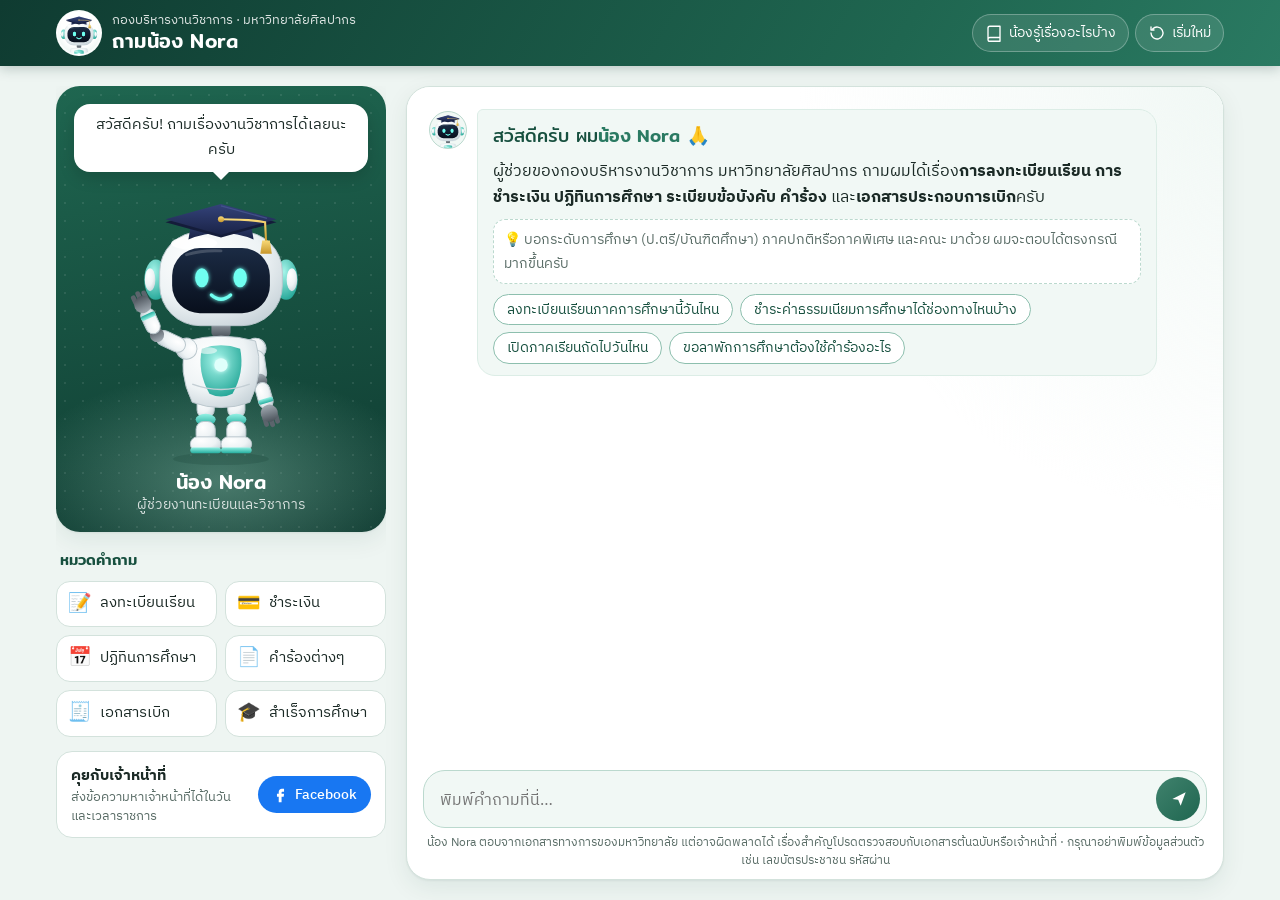
<file: index.html>
<!doctype html>
<html lang="th">
<head>
  <meta charset="utf-8">
  <meta name="viewport" content="width=device-width, initial-scale=1, viewport-fit=cover">
  <title>ถามน้อง Nora · กองบริหารงานวิชาการ มหาวิทยาลัยศิลปากร</title>
  <meta name="description" content="ผู้ช่วยตอบคำถามเรื่องการลงทะเบียนเรียน การชำระเงิน ปฏิทินการศึกษา ระเบียบ และคำร้องต่างๆ">
  <meta name="theme-color" content="#17503F">
  <link rel="icon" href="favicon.svg" type="image/svg+xml">
  <link rel="preconnect" href="https://fonts.googleapis.com">
  <link rel="preconnect" href="https://fonts.gstatic.com" crossorigin>
  <link href="https://fonts.googleapis.com/css2?family=IBM+Plex+Sans+Thai:wght@400;500;600&family=Mitr:wght@400;500&display=swap" rel="stylesheet">
  <link rel="stylesheet" href="styles.css?v=3">
</head>
<body class="chat-page">
  <header class="topbar">
    <div class="topbar-inner">
      <div class="brand">
        <div class="brand-mark" id="headerMascot" aria-hidden="true"></div>
        <div class="brand-text">
          <span class="brand-org">กองบริหารงานวิชาการ · มหาวิทยาลัยศิลปากร</span>
          <strong class="brand-title">ถามน้อง Nora</strong>
        </div>
      </div>
      <nav class="topbar-actions">
        <button class="ghost-btn" id="btnKnows" type="button">
          <svg viewBox="0 0 24 24" aria-hidden="true"><path d="M4 5.5A2.5 2.5 0 0 1 6.5 3H20v15H6.5A2.5 2.5 0 0 0 4 20.5zM4 20.5A2.5 2.5 0 0 0 6.5 23H20v-5" fill="none" stroke="currentColor" stroke-width="1.8" stroke-linejoin="round"/></svg>
          <span>น้องรู้เรื่องอะไรบ้าง</span>
        </button>
        <button class="ghost-btn" id="btnReset" type="button" title="เริ่มคุยใหม่">
          <svg viewBox="0 0 24 24" aria-hidden="true"><path d="M4 12a8 8 0 1 0 2.4-5.7M4 4v4h4" fill="none" stroke="currentColor" stroke-width="1.8" stroke-linecap="round" stroke-linejoin="round"/></svg>
          <span>เริ่มใหม่</span>
        </button>
      </nav>
    </div>
  </header>

  <div class="demo-banner" id="demoBanner" hidden>โหมดตัวอย่าง — ยังไม่ได้เชื่อมต่อระบบจริง คำตอบเป็นข้อความสาธิต</div>

  <main class="layout">
    <aside class="stage" aria-label="น้อง Nora">
      <div class="stage-card">
        <div class="stage-glow"></div>
        <div class="speech" id="speech" aria-live="polite">สวัสดีครับ! ถามเรื่องงานวิชาการได้เลยนะครับ</div>
        <div class="stage-mascot" id="stageMascot"></div>
        <div class="stage-name">
          <strong>น้อง Nora</strong>
          <span>ผู้ช่วยงานทะเบียนและวิชาการ</span>
        </div>
      </div>

      <div class="topics">
        <h2 class="side-title">หมวดคำถาม</h2>
        <div class="topic-grid" id="topicGrid"></div>
      </div>

      <div class="contact-card side-contact">
        <div>
          <strong>คุยกับเจ้าหน้าที่</strong>
          <span id="contactNoteSide"></span>
        </div>
        <a class="fb-btn" id="fbSide" target="_blank" rel="noopener">
          <svg viewBox="0 0 24 24" aria-hidden="true"><path d="M14 8h3V4h-3c-2.8 0-4.5 1.8-4.5 4.6V11H7v4h2.5v8h4v-8h3l.5-4h-3.5V9c0-.6.4-1 1-1z" fill="currentColor"/></svg>
          Facebook
        </a>
      </div>
    </aside>

    <section class="chat" aria-label="ห้องแชต">
      <div class="messages" id="messages" aria-live="polite"></div>
      <form class="composer" id="composer" autocomplete="off">
        <textarea id="input" rows="1" maxlength="1500" placeholder="พิมพ์คำถามที่นี่…" aria-label="พิมพ์คำถาม"></textarea>
        <button class="send-btn" id="sendBtn" type="submit" aria-label="ส่งคำถาม">
          <svg viewBox="0 0 24 24" aria-hidden="true"><path d="M4 12 20 4l-6 16-3-7z" fill="currentColor"/></svg>
        </button>
      </form>
      <p class="disclaimer">น้อง Nora ตอบจากเอกสารทางการของมหาวิทยาลัย แต่อาจผิดพลาดได้ เรื่องสำคัญโปรดตรวจสอบกับเอกสารต้นฉบับหรือเจ้าหน้าที่ · กรุณาอย่าพิมพ์ข้อมูลส่วนตัว เช่น เลขบัตรประชาชน รหัสผ่าน</p>
    </section>
  </main>

  <div class="drawer" id="knowsDrawer" hidden>
    <div class="drawer-backdrop" data-close></div>
    <div class="drawer-panel" role="dialog" aria-modal="true" aria-labelledby="knowsTitle">
      <div class="drawer-head">
        <h2 id="knowsTitle">เอกสารที่น้อง Nora อ่านแล้ว</h2>
        <button class="icon-btn" data-close aria-label="ปิด">✕</button>
      </div>
      <div class="drawer-body" id="knowsBody"></div>
    </div>
  </div>

  <script src="config.js?v=2"></script>
  <script src="common.js?v=1"></script>
  <script src="mascot.js?v=3"></script>
  <script src="app.js?v=1"></script>
</body>
</html>
</file>
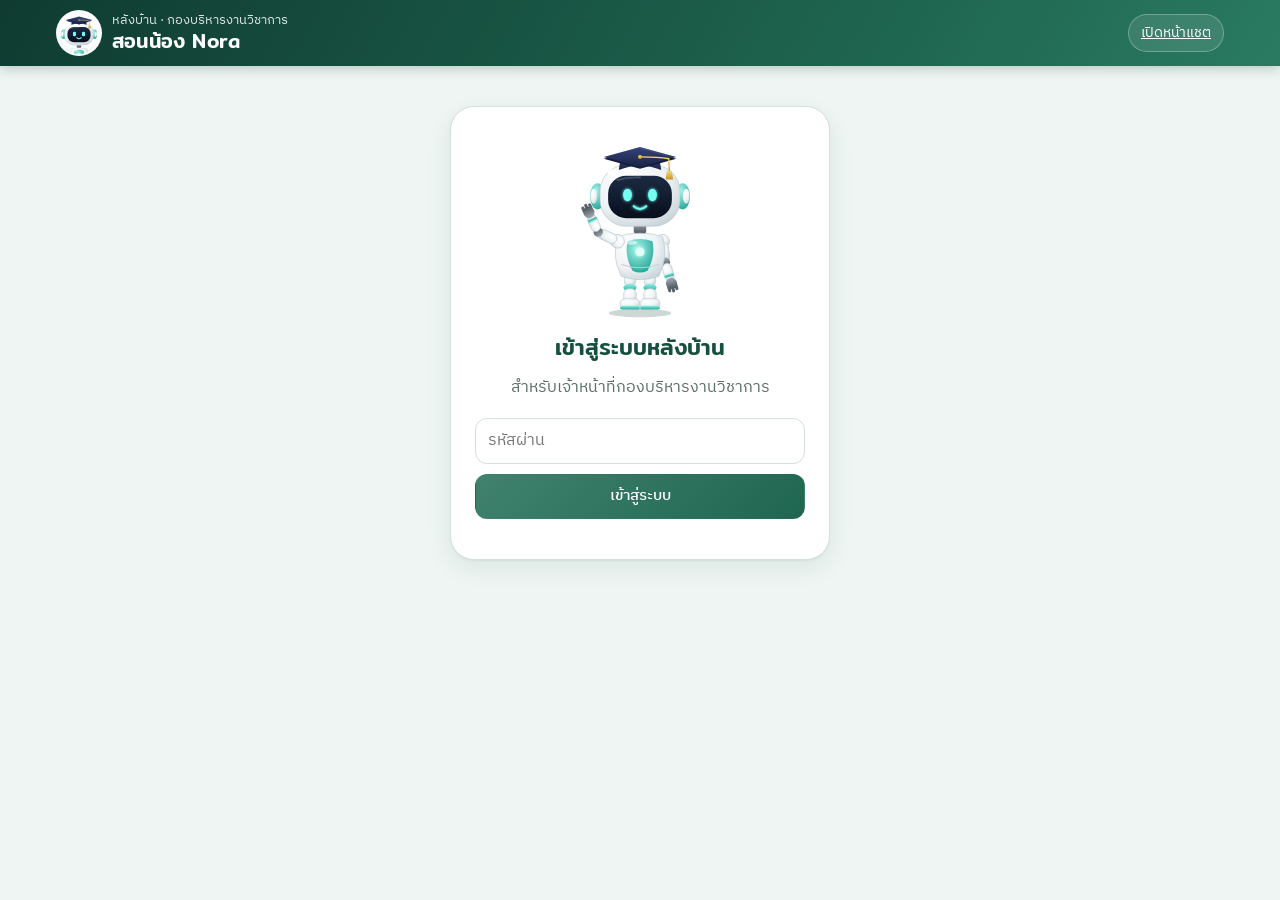
<file: admin.html>
<!doctype html>
<html lang="th">
<head>
  <meta charset="utf-8">
  <meta name="viewport" content="width=device-width, initial-scale=1">
  <title>หลังบ้านน้อง Nora · กองบริหารงานวิชาการ</title>
  <meta name="robots" content="noindex">
  <meta name="theme-color" content="#17503F">
  <link rel="icon" href="favicon.svg" type="image/svg+xml">
  <link rel="preconnect" href="https://fonts.googleapis.com">
  <link rel="preconnect" href="https://fonts.gstatic.com" crossorigin>
  <link href="https://fonts.googleapis.com/css2?family=IBM+Plex+Sans+Thai:wght@400;500;600&family=Mitr:wght@400;500&display=swap" rel="stylesheet">
  <link rel="stylesheet" href="styles.css?v=3">
  <link rel="stylesheet" href="admin.css?v=2">
</head>
<body class="admin-page">
  <header class="topbar">
    <div class="topbar-inner">
      <div class="brand">
        <div class="brand-mark" id="headerMascot" aria-hidden="true"></div>
        <div class="brand-text">
          <span class="brand-org">หลังบ้าน · กองบริหารงานวิชาการ</span>
          <strong class="brand-title">สอนน้อง Nora</strong>
        </div>
      </div>
      <nav class="topbar-actions">
        <a class="ghost-btn" href="index.html" target="_blank" rel="noopener"><span>เปิดหน้าแชต</span></a>
        <button class="ghost-btn" id="btnLogout" type="button" hidden><span>ออกจากระบบ</span></button>
      </nav>
    </div>
  </header>

  <!-- login -->
  <main class="login" id="loginView" hidden>
    <form class="login-card" id="loginForm">
      <div class="login-mascot" id="loginMascot"></div>
      <h1>เข้าสู่ระบบหลังบ้าน</h1>
      <p class="muted">สำหรับเจ้าหน้าที่กองบริหารงานวิชาการ</p>
      <input type="password" id="password" placeholder="รหัสผ่าน" autocomplete="current-password" required>
      <button class="btn btn-primary" type="submit">เข้าสู่ระบบ</button>
      <p class="form-error" id="loginError" role="alert"></p>
    </form>
  </main>

  <!-- app -->
  <main class="admin" id="appView" hidden>
    <nav class="tabs" role="tablist">
      <button class="tab active" data-tab="docs" role="tab">📚 เอกสารความรู้</button>
      <button class="tab" data-tab="logs" role="tab">💬 คำถามจากผู้ใช้</button>
      <button class="tab" data-tab="stats" role="tab">📊 สถิติและค่าใช้จ่าย</button>
    </nav>

    <!-- docs -->
    <section class="panel" id="tab-docs">
      <div class="kb-summary" id="kbSummary"></div>

      <div class="card upload-card">
        <div class="card-head">
          <h2>เพิ่มเอกสารให้น้องอ่าน</h2>
          <button class="btn btn-ghost" id="btnAddText" type="button">✍️ พิมพ์ข้อมูลเอง</button>
        </div>
        <label class="dropzone" id="dropzone">
          <input type="file" id="fileInput" multiple accept=".pdf,.doc,.docx,.xls,.xlsx,.ppt,.pptx,.txt,.md,.csv,.png,.jpg,.jpeg,.webp">
          <div class="dz-icon">📥</div>
          <strong>ลากไฟล์มาวาง หรือคลิกเพื่อเลือกไฟล์</strong>
          <span>PDF, Word, Excel, PowerPoint, รูปภาพ, ข้อความ · ไม่เกิน 25 MB ต่อไฟล์</span>
        </label>
        <div class="queue" id="queue"></div>
      </div>

      <div class="card">
        <div class="card-head">
          <h2>เอกสารทั้งหมด</h2>
          <input type="search" id="docSearch" class="search" placeholder="ค้นหาเอกสาร…">
        </div>
        <div class="doc-list" id="docList"><p class="muted">กำลังโหลด…</p></div>
      </div>
    </section>

    <!-- logs -->
    <section class="panel" id="tab-logs" hidden>
      <div class="card">
        <div class="card-head">
          <h2>คำถามล่าสุด</h2>
          <div class="seg" id="logFilter">
            <button data-f="all" class="active">ทั้งหมด</button>
            <button data-f="unknown">ตอบไม่ได้/ได้บางส่วน</button>
            <button data-f="bad">ได้ 👎</button>
          </div>
        </div>
        <p class="muted small">คำถามที่น้องตอบไม่ได้ คือสัญญาณว่าควรเพิ่มเอกสารเรื่องนั้น</p>
        <div class="log-list" id="logList"></div>
      </div>
    </section>

    <!-- stats -->
    <section class="panel" id="tab-stats" hidden>
      <div class="kpis" id="kpis"></div>
      <div class="card">
        <h2>จำนวนคำถาม 14 วันล่าสุด</h2>
        <div class="day-table" id="dayTable"></div>
      </div>
    </section>
  </main>

  <!-- modal -->
  <div class="modal" id="modal" hidden>
    <div class="modal-backdrop" data-close></div>
    <div class="modal-panel" role="dialog" aria-modal="true">
      <div class="modal-head">
        <h2 id="modalTitle"></h2>
        <button class="icon-btn" data-close aria-label="ปิด">✕</button>
      </div>
      <div class="modal-body" id="modalBody"></div>
      <div class="modal-foot" id="modalFoot"></div>
    </div>
  </div>

  <div class="toast" id="toast" role="status" hidden></div>

  <script src="config.js?v=2"></script>
  <script src="common.js?v=1"></script>
  <script src="mascot.js?v=3"></script>
  <script src="admin.js?v=1"></script>
</body>
</html>
</file>
<file: styles.css>
:root {
  color-scheme: light;
  --vd-950: #0B2E26;
  --vd-900: #0F3B31;
  --vd-800: #17503F;
  --vd-700: #1F6650;
  --vd-600: #2A7A62;
  --vd-500: #40826D;
  --vd-400: #5E9C87;
  --vd-300: #8DBFAE;
  --vd-200: #BBD9CE;
  --vd-100: #DCEDE6;
  --vd-50: #F1F8F5;
  --gold: #C9A227;
  --gold-soft: #F6E9BE;
  --ink: #1B2A26;
  --muted: #5A6D67;
  --line: #D3E2DC;
  --bg: #EEF5F2;
  --card: #FFFFFF;
  --danger: #B4443A;
  --warn-bg: #FFF6E0;
  --fb: #1877F2;
  --radius: 18px;
  --shadow: 0 1px 2px rgba(15, 59, 49, .06), 0 8px 24px rgba(15, 59, 49, .08);
  --font: 'IBM Plex Sans Thai', 'Sarabun', system-ui, sans-serif;
  --font-head: 'Mitr', 'IBM Plex Sans Thai', sans-serif;
}

* { box-sizing: border-box; }
html, body { margin: 0; }
body {
  font-family: var(--font);
  color: var(--ink);
  background: var(--bg);
  font-size: 16px;
  line-height: 1.65;
  -webkit-font-smoothing: antialiased;
}
button, input, textarea, select { font: inherit; color: inherit; }
button { cursor: pointer; }
a { color: var(--vd-700); }
[hidden] { display: none !important; }
.muted { color: var(--muted); }

/* ───────── top bar ───────── */
.topbar {
  background: linear-gradient(120deg, var(--vd-900), var(--vd-700) 70%, var(--vd-600));
  color: #fff;
  position: sticky; top: 0; z-index: 20;
  box-shadow: 0 2px 12px rgba(11, 46, 38, .25);
}
.topbar-inner {
  max-width: 1200px; margin: 0 auto;
  display: flex; align-items: center; justify-content: space-between; gap: 12px;
  padding: 10px 16px; height: 66px;
}
.brand { display: flex; align-items: center; gap: 10px; min-width: 0; }
.brand-mark {
  width: 46px; height: 46px; flex: none; border-radius: 50%;
  background: radial-gradient(circle at 50% 40%, #fff 0 55%, var(--vd-100));
  border: 2px solid rgba(255,255,255,.7);
  overflow: hidden; padding: 2px;
}
.brand-text { display: flex; flex-direction: column; min-width: 0; line-height: 1.25; }
.brand-org { font-size: 12.5px; opacity: .85; white-space: nowrap; overflow: hidden; text-overflow: ellipsis; }
.brand-title { font-family: var(--font-head); font-weight: 500; font-size: 20px; letter-spacing: .2px; }
.topbar-actions { display: flex; gap: 6px; flex: none; }
.ghost-btn {
  display: inline-flex; align-items: center; gap: 6px;
  background: rgba(255,255,255,.1); border: 1px solid rgba(255,255,255,.28);
  color: #fff; border-radius: 999px; padding: 6px 12px; font-size: 14px;
  transition: background .2s;
}
.ghost-btn:hover { background: rgba(255,255,255,.2); }
.ghost-btn svg { width: 18px; height: 18px; }

.demo-banner {
  background: var(--gold-soft); color: #6B5310; text-align: center;
  font-size: 13.5px; padding: 6px 16px; border-bottom: 1px solid #EAD58E;
}

/* ───────── layout ───────── */
.layout {
  max-width: 1200px; margin: 0 auto;
  display: grid; grid-template-columns: 330px 1fr; gap: 20px;
  padding: 20px 16px;
  flex: 1; min-height: 0; width: 100%;
}
body.chat-page { height: 100dvh; display: flex; flex-direction: column; overflow: hidden; }
.chat-page .topbar, .chat-page .demo-banner { flex: none; }

/* ───────── stage (mascot side) ───────── */
.stage { display: flex; flex-direction: column; gap: 14px; min-height: 0; overflow-y: auto; scrollbar-width: thin; }
.stage-card {
  position: relative; overflow: hidden;
  background: linear-gradient(170deg, var(--vd-700), var(--vd-900));
  border-radius: 24px; padding: 18px 18px 16px; color: #fff;
  box-shadow: var(--shadow);
  display: flex; flex-direction: column; align-items: center;
}
.stage-glow {
  position: absolute; inset: auto -40px -60px; height: 220px;
  background: radial-gradient(closest-side, rgba(141, 191, 174, .45), transparent);
  pointer-events: none;
}
.stage-card::before {
  content: ''; position: absolute; inset: 0;
  background-image: radial-gradient(rgba(255,255,255,.09) 1.2px, transparent 1.3px);
  background-size: 18px 18px; pointer-events: none;
}
.speech {
  position: relative; z-index: 1;
  background: #fff; color: var(--ink);
  border-radius: 16px; padding: 9px 14px; font-size: 15px; text-align: center;
  max-width: 100%; min-height: 44px; display: flex; align-items: center; justify-content: center;
  box-shadow: 0 6px 16px rgba(0,0,0,.15);
}
.speech::after {
  content: ''; position: absolute; left: 50%; bottom: -8px; transform: translateX(-50%);
  border: 9px solid transparent; border-top-color: #fff; border-bottom: 0;
}
.speech.pop { animation: pop .35s cubic-bezier(.3,1.6,.5,1); }
@keyframes pop { from { transform: scale(.88); opacity: .4; } to { transform: scale(1); opacity: 1; } }
.stage-mascot { width: 230px; max-width: 80%; aspect-ratio: 240 / 300; margin-top: 8px; position: relative; z-index: 1; cursor: pointer; }
.stage-name { position: relative; z-index: 1; text-align: center; line-height: 1.3; margin-top: 2px; }
.stage-name strong { font-family: var(--font-head); font-weight: 500; font-size: 20px; display: block; }
.stage-name span { font-size: 13.5px; opacity: .8; }

.side-title { font-family: var(--font-head); font-weight: 500; font-size: 15px; color: var(--vd-800); margin: 2px 4px 8px; }
.topic-grid { display: grid; grid-template-columns: 1fr 1fr; gap: 8px; }
.topic {
  display: flex; align-items: center; gap: 8px; text-align: left;
  background: var(--card); border: 1px solid var(--line); border-radius: 14px;
  padding: 10px 11px; font-size: 14.5px; line-height: 1.3;
  transition: border-color .2s, transform .15s, box-shadow .2s;
}
.topic:hover { border-color: var(--vd-400); box-shadow: 0 4px 12px rgba(15,59,49,.08); transform: translateY(-1px); }
.topic-ic { font-size: 19px; }

.contact-card {
  display: flex; align-items: center; justify-content: space-between; gap: 10px;
  background: var(--card); border: 1px solid var(--line); border-radius: 16px; padding: 12px 14px;
}
.contact-card strong { display: block; font-size: 15px; }
.contact-card span { font-size: 13px; color: var(--muted); line-height: 1.4; display: block; }
.fb-btn {
  display: inline-flex; align-items: center; gap: 6px; flex: none;
  background: var(--fb); color: #fff; text-decoration: none;
  border-radius: 999px; padding: 7px 14px; font-size: 14px; font-weight: 500;
  transition: filter .2s;
}
.fb-btn:hover { filter: brightness(1.08); }
.fb-btn svg { width: 17px; height: 17px; }

/* ───────── chat ───────── */
.chat {
  background: var(--card); border-radius: 24px; box-shadow: var(--shadow);
  display: flex; flex-direction: column; min-height: 0; overflow: hidden;
  border: 1px solid var(--line);
}
.messages {
  flex: 1; overflow-y: auto; padding: 22px 22px 8px;
  display: flex; flex-direction: column; gap: 14px;
  scroll-behavior: smooth;
  background:
    radial-gradient(circle at 100% 0, var(--vd-50), transparent 40%),
    var(--card);
}
.msg { display: flex; gap: 10px; max-width: 100%; animation: rise .3s ease-out; }
@keyframes rise { from { opacity: 0; transform: translateY(8px); } to { opacity: 1; transform: none; } }
.msg.user { justify-content: flex-end; }
.msg .avatar {
  width: 38px; height: 38px; flex: none; border-radius: 50%;
  background: var(--vd-50); border: 1.5px solid var(--vd-200); padding: 1px; overflow: hidden;
  margin-top: 2px;
}
.bubble {
  border-radius: 18px; padding: 11px 15px; max-width: min(680px, 100%);
  overflow-wrap: anywhere; min-width: 0;
}
.msg.user .bubble {
  background: linear-gradient(135deg, var(--vd-600), var(--vd-700));
  color: #fff; border-bottom-right-radius: 6px; max-width: min(560px, 85%);
}
.msg.bot .bubble {
  background: var(--vd-50); border: 1px solid var(--vd-100);
  border-top-left-radius: 6px;
}
.bubble.status-unknown, .bubble.status-error { background: #FFF9EE; border-color: #F1E1B8; }
.bubble p { margin: 0 0 8px; }
.bubble p:last-child { margin-bottom: 0; }
.welcome-title { font-family: var(--font-head); font-size: 18px; color: var(--vd-800); }
.welcome-title strong { color: var(--vd-600); font-weight: 500; }
.hint { font-size: 14px; color: var(--muted); background: #fff; border-radius: 12px; padding: 8px 10px; border: 1px dashed var(--vd-200); }

.md h4 { font-family: var(--font-head); font-weight: 500; color: var(--vd-800); margin: 12px 0 6px; font-size: 16.5px; }
.md h4:first-child { margin-top: 0; }
.md ul, .md ol { margin: 4px 0 10px; padding-left: 22px; }
.md li { margin: 3px 0; }
.md li.nested { margin-left: 18px; list-style-type: circle; }
.md code { background: #fff; border: 1px solid var(--line); border-radius: 6px; padding: 0 5px; font-size: 14px; }
.md blockquote { margin: 6px 0 10px; padding: 6px 12px; border-left: 3px solid var(--vd-300); background: #fff; border-radius: 0 10px 10px 0; color: var(--muted); }
.md-table { overflow-x: auto; margin: 6px 0 10px; border-radius: 12px; border: 1px solid var(--vd-100); background: #fff; }
.md table { border-collapse: collapse; width: 100%; font-size: 14.5px; }
.md th, .md td { padding: 7px 10px; border-bottom: 1px solid var(--vd-100); text-align: left; vertical-align: top; }
.md th { background: var(--vd-100); color: var(--vd-900); font-weight: 600; white-space: nowrap; }
.md tr:last-child td { border-bottom: 0; }
.md strong { color: var(--vd-900); }

.sources { display: flex; flex-wrap: wrap; gap: 6px; align-items: center; margin-top: 10px; padding-top: 10px; border-top: 1px dashed var(--vd-200); }
.sources-label { font-size: 12.5px; color: var(--muted); }
.source { font-size: 13px; background: #fff; border: 1px solid var(--vd-200); border-radius: 999px; padding: 2px 10px; color: var(--vd-800); }

.chips { display: flex; flex-wrap: wrap; gap: 7px; margin-top: 10px; }
.chip {
  background: #fff; border: 1.5px solid var(--vd-300); color: var(--vd-800);
  border-radius: 999px; padding: 5px 13px; font-size: 14px; line-height: 1.4; text-align: left;
  transition: background .2s, border-color .2s, transform .15s;
}
.chip:hover { background: var(--vd-100); border-color: var(--vd-500); transform: translateY(-1px); }
.chip-retry { border-color: var(--gold); color: #7A5D0C; }

.contact-inline {
  display: flex; align-items: center; justify-content: space-between; gap: 10px; flex-wrap: wrap;
  margin-top: 12px; background: #fff; border: 1px solid #E9D9A8; border-radius: 14px; padding: 10px 12px;
}
.contact-text strong { display: block; font-size: 14.5px; }
.contact-text span { font-size: 13px; color: var(--muted); }

.feedback { display: flex; align-items: center; gap: 6px; margin-top: 10px; font-size: 13px; color: var(--muted); }
.feedback button { background: #fff; border: 1px solid var(--line); border-radius: 999px; padding: 1px 10px; font-size: 15px; transition: transform .15s, border-color .2s; }
.feedback button:hover { transform: scale(1.1); border-color: var(--vd-400); }

.typing .bubble { display: flex; align-items: center; gap: 10px; color: var(--muted); font-size: 14.5px; }
.typing-dots { display: flex; gap: 4px; }
.typing-dots i { width: 7px; height: 7px; border-radius: 50%; background: var(--vd-500); animation: dot 1.2s infinite ease-in-out; }
.typing-dots i:nth-child(2) { animation-delay: .15s; }
.typing-dots i:nth-child(3) { animation-delay: .3s; }
@keyframes dot { 0%, 60%, 100% { transform: translateY(0); opacity: .45; } 30% { transform: translateY(-5px); opacity: 1; } }

.composer {
  display: flex; align-items: flex-end; gap: 8px;
  margin: 8px 16px 6px; padding: 6px 6px 6px 16px;
  background: var(--vd-50); border: 1.5px solid var(--vd-200); border-radius: 22px;
  transition: border-color .2s, box-shadow .2s;
}
.composer:focus-within { border-color: var(--vd-500); box-shadow: 0 0 0 4px rgba(64, 130, 109, .15); background: #fff; }
.composer textarea {
  flex: 1; border: 0; outline: 0; background: transparent; resize: none;
  padding: 8px 0; max-height: 160px; line-height: 1.5; font-size: 16px;
}
.send-btn {
  width: 44px; height: 44px; flex: none; border: 0; border-radius: 50%;
  background: linear-gradient(135deg, var(--vd-500), var(--vd-700)); color: #fff;
  display: grid; place-items: center; transition: transform .15s, opacity .2s;
}
.send-btn:hover { transform: scale(1.06); }
.send-btn:disabled { opacity: .45; cursor: wait; transform: none; }
.send-btn svg { width: 20px; height: 20px; margin-left: 2px; }
.disclaimer { text-align: center; font-size: 12px; color: var(--muted); margin: 0 16px 10px; line-height: 1.45; }
@media (max-width: 900px) { .disclaimer { font-size: 11px; margin-bottom: max(6px, env(safe-area-inset-bottom)); } }

/* ───────── drawer ───────── */
.drawer { position: fixed; inset: 0; z-index: 50; }
.drawer-backdrop { position: absolute; inset: 0; background: rgba(11, 46, 38, .45); animation: fade .2s; }
@keyframes fade { from { opacity: 0; } }
.drawer-panel {
  position: absolute; right: 0; top: 0; bottom: 0; width: min(440px, 100%);
  background: var(--card); display: flex; flex-direction: column;
  animation: slide .25s ease-out; box-shadow: -10px 0 30px rgba(0,0,0,.15);
}
@keyframes slide { from { transform: translateX(30px); opacity: 0; } }
.drawer-head { display: flex; align-items: center; justify-content: space-between; padding: 16px 18px; border-bottom: 1px solid var(--line); }
.drawer-head h2 { margin: 0; font-family: var(--font-head); font-weight: 500; font-size: 18px; color: var(--vd-800); }
.icon-btn { background: var(--vd-50); border: 1px solid var(--line); border-radius: 50%; width: 34px; height: 34px; }
.drawer-body { overflow-y: auto; padding: 8px 18px 20px; }
.know-group h3 { font-size: 14px; color: var(--vd-600); margin: 14px 0 6px; font-weight: 600; }
.know-group ul { list-style: none; margin: 0; padding: 0; }
.know-group li { padding: 8px 10px; border-radius: 10px; background: var(--vd-50); margin-bottom: 6px; font-size: 14.5px; }
.know-group small { display: block; color: var(--muted); font-size: 12px; margin-left: 22px; }

/* ───────── mascot (SVG 3D robot) ───────── */
.mascot { display: block; }
.mascot .nr { width: 100%; height: 100%; display: block; overflow: visible; }
.mascot .nr * { transform-box: view-box; }
.mascot .nr-float { animation: nr-float 3.4s ease-in-out infinite; }
.mascot .nr-shadow { animation: nr-shadow 3.4s ease-in-out infinite; transform-origin: 120px 291px; }
.mascot .nr-head { transform-origin: 0 0; transition: transform .45s; animation: nr-head 5s ease-in-out infinite; }
.mascot .nr-arm, .mascot .nr-alf, .mascot .nr-arf { transform-origin: 0 0; transition: transform .45s cubic-bezier(.3,1.3,.5,1); }
.mascot .nr-tassel { transform-origin: 166px 44px; animation: nr-tassel 3.4s ease-in-out infinite; }
.mascot .nr-eyes { transform-origin: 120px 102px; animation: nr-blink 4.5s infinite; }
.mascot .nr-core { animation: nr-core 2.4s ease-in-out infinite; }
.mascot .nr-eyes-happy, .mascot .nr-eyes-sad, .mascot .nr-mouth-open, .mascot .nr-mouth-sad,
.mascot .nr-bulb, .mascot .nr-sweat, .mascot .nr-spark, .mascot .nr-tablet { opacity: 0; transition: opacity .25s; }
.mascot .nr-look { transition: transform .2s; }

/* idle: wave with left arm */
.mascot .nr-al { transform: rotate(115deg); }
.mascot .nr-alf { transform: rotate(40deg); }
.mascot.is-idle .nr-alf { animation: nr-wave 1.6s ease-in-out infinite; }
.mascot .nr-ar { transform: rotate(-8deg); }
.mascot .nr-arf { transform: rotate(-8deg); }

@keyframes nr-float { 0%, 100% { transform: translateY(0); } 50% { transform: translateY(-6px); } }
@keyframes nr-shadow { 0%, 100% { transform: scaleX(1); opacity: .2; } 50% { transform: scaleX(.86); opacity: .12; } }
@keyframes nr-head { 0%, 100% { transform: rotate(0); } 30% { transform: rotate(-3deg); } 60% { transform: rotate(2deg); } }
@keyframes nr-tassel { 0%, 100% { transform: rotate(0); } 50% { transform: rotate(-9deg); } }
@keyframes nr-blink { 0%, 44%, 48%, 100% { transform: scaleY(1); } 46% { transform: scaleY(.1); } }
@keyframes nr-core { 0%, 100% { opacity: 1; } 50% { opacity: .55; } }
@keyframes nr-wave { 0%, 100% { transform: rotate(25deg); } 50% { transform: rotate(60deg); } }

/* thinking: hand to chin, other arm up, lightbulb */
.mascot.is-thinking .nr-al { transform: rotate(-20deg); }
.mascot.is-thinking .nr-alf { transform: rotate(-140deg); animation: none; }
.mascot.is-thinking .nr-ar { transform: rotate(-110deg); }
.mascot.is-thinking .nr-arf { transform: rotate(-45deg); }
.mascot.is-thinking .nr-head { animation: none; transform: rotate(-7deg); }
.mascot.is-thinking .nr-look { transform: translate(4px, -3px) !important; }
.mascot.is-thinking .nr-bulb { opacity: 1; animation: nr-bulb 1.2s ease-in-out infinite; transform-origin: 0 0; }
@keyframes nr-bulb { 0%, 100% { transform: scale(.92); opacity: .7; } 50% { transform: scale(1.06); opacity: 1; } }

/* talking: holding tablet, mouth moving */
.mascot.is-talking .nr-al { transform: rotate(-10deg); }
.mascot.is-talking .nr-alf { transform: rotate(-85deg); animation: none; }
.mascot.is-talking .nr-tablet { opacity: 1; }
.mascot.is-talking .nr-mouth { opacity: 0; }
.mascot.is-talking .nr-mouth-open { opacity: 1; animation: nr-talk .3s infinite alternate; transform-origin: 120px 119px; }
.mascot.is-talking .nr-float { animation-duration: 1.4s; }
@keyframes nr-talk { from { transform: scaleY(.3); } to { transform: scaleY(1); } }

/* happy: both arms up, jump, sparkles */
.mascot.is-happy .nr-ar { transform: rotate(-115deg); }
.mascot.is-happy .nr-alf { animation: nr-wave .5s ease-in-out infinite; }
.mascot.is-happy .nr-arf { animation: nr-wave-r .5s ease-in-out infinite; }
.mascot.is-happy .nr-eyes { opacity: 0; }
.mascot.is-happy .nr-eyes-happy, .mascot.is-happy .nr-mouth-open, .mascot.is-happy .nr-spark { opacity: 1; }
.mascot.is-happy .nr-mouth { opacity: 0; }
.mascot.is-happy .nr-float { animation: nr-jump .7s cubic-bezier(.3,.7,.4,1) 2; }
.mascot.is-happy .nr-spark path { animation: nr-twinkle .8s ease-in-out infinite; transform-box: fill-box; transform-origin: 50% 50%; }
.mascot.is-happy .nr-spark .s2 { animation-delay: .25s; }
.mascot.is-happy .nr-spark .s3 { animation-delay: .5s; }
@keyframes nr-wave-r { 0%, 100% { transform: rotate(-25deg); } 50% { transform: rotate(-60deg); } }
@keyframes nr-jump { 0%, 100% { transform: translateY(0); } 15% { transform: translateY(3px); } 45% { transform: translateY(-16px); } }
@keyframes nr-twinkle { 0%, 100% { transform: scale(.5) rotate(0); opacity: .4; } 50% { transform: scale(1.15) rotate(20deg); opacity: 1; } }

/* sorry: arms down, head tilt, sad face, sweat */
.mascot.is-sorry .nr-al { transform: rotate(-6deg); }
.mascot.is-sorry .nr-alf { transform: rotate(-12deg); animation: none; }
.mascot.is-sorry .nr-ar { transform: rotate(6deg); }
.mascot.is-sorry .nr-arf { transform: rotate(12deg); }
.mascot.is-sorry .nr-head { animation: none; transform: translateY(3px) rotate(6deg); }
.mascot.is-sorry .nr-eyes, .mascot.is-sorry .nr-mouth { opacity: 0; }
.mascot.is-sorry .nr-eyes-sad, .mascot.is-sorry .nr-mouth-sad { opacity: 1; }
.mascot.is-sorry .nr-sweat { opacity: 1; animation: nr-sweat 1.6s ease-in infinite; }
@keyframes nr-sweat { 0% { transform: translateY(-4px); opacity: 0; } 30% { opacity: 1; } 100% { transform: translateY(12px); opacity: 0; } }

/* mini avatar: head only, calm */
.mascot--mini .nr-arm, .mascot--mini .nr-shadow, .mascot--mini .nr-bulb, .mascot--mini .nr-spark, .mascot--mini .nr-sweat { display: none; }
.mascot--mini .nr-float, .mascot--mini .nr-head { animation: none; }

@media (prefers-reduced-motion: reduce) {
  .mascot *, .msg, .speech.pop { animation: none !important; transition: none !important; }
}

/* ───────── responsive ───────── */
@media (max-width: 900px) {
  .layout { display: flex; flex-direction: column; padding: 0; gap: 0; }
  .stage { flex: none; overflow: visible; }
  .stage .topics, .stage .side-contact, .stage-name, .stage-glow { display: none; }
  .stage-card { flex-direction: row-reverse; justify-content: flex-end; gap: 12px; border-radius: 0; padding: 6px 14px 6px 8px; box-shadow: none; }
  .stage-mascot { width: 76px; max-width: none; margin: 0; flex: none; }
  .speech { font-size: 14px; min-height: 0; padding: 7px 12px; text-align: left; justify-content: flex-start; }
  .speech::after { left: -7px; top: 50%; bottom: auto; transform: translateY(-50%); border: 8px solid transparent; border-right-color: #fff; border-left: 0; }
  .brand-mark { display: none; }
  .chat { flex: 1; border-radius: 0; border: 0; box-shadow: none; }
  .messages { padding: 16px 12px 8px; }
  .composer { margin: 6px 10px 4px; }
  .msg .avatar { width: 32px; height: 32px; }
  .msg.user .bubble { max-width: 88%; }
  .ghost-btn span { display: none; }
  .ghost-btn { padding: 8px; }
}
@media (max-width: 420px) {
  .brand-org { font-size: 11px; }
  .brand-title { font-size: 18px; }
  .md table { font-size: 13.5px; }
}
</file>
<file: admin.css>
.admin-page { min-height: 100dvh; }
.small { font-size: 13px; }
.form-error { color: var(--danger); font-size: 14px; margin: 8px 0 0; }

/* login */
.login { display: grid; place-items: center; padding: 40px 16px; }
.login-card {
  width: min(380px, 100%); background: var(--card); border-radius: 24px; box-shadow: var(--shadow);
  padding: 24px; display: flex; flex-direction: column; gap: 10px; text-align: center; border: 1px solid var(--line);
}
.login-mascot { width: 150px; height: 188px; margin: 0 auto; }
.login-card h1 { font-family: var(--font-head); font-weight: 500; font-size: 22px; margin: 0; color: var(--vd-800); }
.login-card p { margin: 0 0 6px; }
input[type=password], input[type=search], .form-grid input, .form-grid select, .q-title, .q-cat {
  border: 1.5px solid var(--line); border-radius: 12px; padding: 9px 12px; background: #fff; outline: 0;
  transition: border-color .2s, box-shadow .2s; min-width: 0;
}
input:focus, select:focus, textarea:focus { border-color: var(--vd-500); box-shadow: 0 0 0 3px rgba(64,130,109,.15); }

/* buttons */
.btn {
  border: 1.5px solid transparent; border-radius: 12px; padding: 9px 16px; font-weight: 500; font-size: 15px;
  background: var(--vd-50); color: var(--vd-800); border-color: var(--vd-200);
  transition: filter .2s, transform .1s, background .2s;
}
.btn:hover { filter: brightness(.97); }
.btn:active { transform: translateY(1px); }
.btn:disabled { opacity: .5; cursor: not-allowed; }
.btn-primary { background: linear-gradient(135deg, var(--vd-500), var(--vd-700)); color: #fff; border-color: transparent; }
.btn-ghost { background: transparent; }
.btn-danger { background: #FCEDEB; color: var(--danger); border-color: #F1C9C4; }
.btn-ai { background: linear-gradient(135deg, #FFF4D2, #F6E3A2); color: #6B5310; border-color: #E6CF7F; }
.btn-small { padding: 5px 11px; font-size: 13.5px; border-radius: 10px; }

/* layout */
.admin { max-width: 1100px; margin: 0 auto; padding: 18px 16px 60px; }
.tabs { display: flex; gap: 6px; margin-bottom: 16px; overflow-x: auto; }
.tab {
  border: 1.5px solid var(--line); background: var(--card); border-radius: 999px; padding: 8px 16px;
  white-space: nowrap; font-size: 15px; color: var(--muted);
}
.tab.active { background: var(--vd-700); color: #fff; border-color: var(--vd-700); }
.panel { display: flex; flex-direction: column; gap: 16px; }
.card { background: var(--card); border-radius: 20px; padding: 18px; box-shadow: var(--shadow); border: 1px solid var(--line); }
.card h2 { font-family: var(--font-head); font-weight: 500; font-size: 18px; margin: 0 0 10px; color: var(--vd-800); }
.card-head { display: flex; align-items: center; justify-content: space-between; gap: 10px; flex-wrap: wrap; margin-bottom: 10px; }
.card-head h2 { margin: 0; }
.search { width: min(260px, 100%); }

/* summary */
.kb-summary, .kpis { display: grid; grid-template-columns: repeat(auto-fit, minmax(220px, 1fr)); gap: 12px; }
.kb-item, .kpi { background: var(--card); border: 1px solid var(--line); border-radius: 18px; padding: 14px 16px; box-shadow: var(--shadow); }
.kb-item span, .kpi span { font-size: 13.5px; color: var(--muted); display: block; }
.kb-item strong, .kpi strong { font-family: var(--font-head); font-weight: 500; font-size: 22px; color: var(--vd-800); display: block; line-height: 1.4; }
.kb-item small, .kpi small { font-size: 12.5px; color: var(--muted); display: block; }
.meter { height: 7px; background: var(--vd-100); border-radius: 99px; overflow: hidden; margin-top: 8px; }
.meter i { display: block; height: 100%; background: linear-gradient(90deg, var(--vd-400), var(--vd-600)); border-radius: 99px; transition: width .4s; }
.meter.warn i { background: linear-gradient(90deg, #E2B33C, #C8742B); }
.meter.big { height: 10px; margin: 10px 0; }

/* upload */
.dropzone {
  display: flex; flex-direction: column; align-items: center; gap: 4px; text-align: center;
  border: 2px dashed var(--vd-300); border-radius: 18px; padding: 24px 16px; cursor: pointer;
  background: var(--vd-50); transition: background .2s, border-color .2s;
}
.dropzone:hover, .dropzone.over { background: var(--vd-100); border-color: var(--vd-500); }
.dropzone input { display: none; }
.dz-icon { font-size: 30px; }
.dropzone span { font-size: 13.5px; color: var(--muted); }
.queue { display: flex; flex-direction: column; gap: 8px; margin-top: 12px; }
.q-row {
  display: grid; grid-template-columns: minmax(150px, 1.1fr) 1.4fr 1fr auto; gap: 8px; align-items: center;
  background: var(--vd-50); border: 1px solid var(--vd-100); border-radius: 14px; padding: 8px 10px;
}
.q-row .q-state { grid-column: 1 / -1; font-size: 13.5px; color: var(--muted); }
.q-row .q-state:empty { display: none; }
.q-done { background: #F2FAF5; }
.q-error { background: #FFF5F3; border-color: #F1C9C4; }
.q-file { font-size: 14px; overflow: hidden; text-overflow: ellipsis; white-space: nowrap; }
.q-file small { color: var(--muted); }
.q-foot { display: flex; gap: 8px; justify-content: flex-end; }
.spinner { display: inline-block; width: 14px; height: 14px; border: 2px solid var(--vd-200); border-top-color: var(--vd-600); border-radius: 50%; animation: spin .8s linear infinite; vertical-align: -2px; }
@keyframes spin { to { transform: rotate(360deg); } }

/* doc list */
.doc-list { display: flex; flex-direction: column; gap: 8px; }
.doc {
  display: flex; justify-content: space-between; gap: 12px; align-items: center; flex-wrap: wrap;
  border: 1px solid var(--line); border-radius: 16px; padding: 12px 14px; background: #fff;
}
.doc.off { background: #F7F8F8; }
.doc.off .doc-title { color: var(--muted); }
.doc-main { min-width: 0; flex: 1 1 340px; }
.doc-title { font-weight: 600; font-size: 15.5px; }
.doc-meta { display: flex; flex-wrap: wrap; gap: 4px 12px; align-items: center; font-size: 13px; color: var(--muted); margin-top: 4px; }
.doc-note { font-size: 13px; color: #7A5D0C; background: var(--warn-bg); border-radius: 8px; padding: 4px 8px; margin-top: 6px; display: inline-block; }
.doc-actions { display: flex; gap: 6px; align-items: center; flex-wrap: wrap; }
.badge { background: var(--vd-100); color: var(--vd-800); border-radius: 99px; padding: 1px 9px; font-size: 12.5px; }
.mini-select { border: 1px solid var(--line); border-radius: 8px; padding: 1px 6px; font-size: 13px; background: #fff; color: var(--vd-800); }
.switch { display: inline-flex; align-items: center; gap: 6px; font-size: 13px; color: var(--muted); cursor: pointer; margin-right: 4px; }
.switch input { display: none; }
.switch i { width: 36px; height: 20px; border-radius: 99px; background: #CBD5D1; position: relative; transition: background .2s; }
.switch i::after { content: ''; position: absolute; left: 2px; top: 2px; width: 16px; height: 16px; border-radius: 50%; background: #fff; transition: transform .2s; box-shadow: 0 1px 3px rgba(0,0,0,.2); }
.switch input:checked + i { background: var(--vd-500); }
.switch input:checked + i::after { transform: translateX(16px); }
.empty { text-align: center; padding: 24px; color: var(--muted); }
.empty-ic { font-size: 34px; }

/* logs */
.seg { display: inline-flex; background: var(--vd-50); border: 1px solid var(--line); border-radius: 12px; padding: 3px; gap: 2px; flex-wrap: wrap; }
.seg button { border: 0; background: transparent; border-radius: 9px; padding: 5px 12px; font-size: 14px; color: var(--muted); }
.seg button.active { background: #fff; color: var(--vd-800); box-shadow: 0 1px 3px rgba(0,0,0,.08); font-weight: 500; }
.log-list { display: flex; flex-direction: column; gap: 6px; }
.log { border: 1px solid var(--line); border-radius: 14px; background: #fff; }
.log summary { display: grid; grid-template-columns: auto 1fr auto; gap: 10px; align-items: center; padding: 10px 12px; cursor: pointer; list-style: none; }
.log summary::-webkit-details-marker { display: none; }
.log-q { font-size: 14.5px; overflow: hidden; text-overflow: ellipsis; white-space: nowrap; }
.log[open] .log-q { white-space: normal; }
.log-time { font-size: 12.5px; color: var(--muted); white-space: nowrap; }
.log-a { padding: 4px 14px 6px; border-top: 1px dashed var(--line); font-size: 14.5px; }
.log-meta { padding: 0 14px 10px; font-size: 12.5px; color: var(--muted); }
.st { font-size: 12px; border-radius: 99px; padding: 2px 9px; white-space: nowrap; background: var(--vd-100); color: var(--vd-800); }
.st-unknown { background: #FCEDEB; color: var(--danger); }
.st-partial, .st-need_info { background: var(--warn-bg); color: #7A5D0C; }
.st-off_topic { background: #EEF0F2; color: #59626A; }

/* stats */
.day-table table { border-collapse: collapse; width: 100%; max-width: 420px; font-size: 14.5px; }
.day-table th, .day-table td { text-align: left; padding: 6px 10px; border-bottom: 1px solid var(--line); }
.day-table td:last-child, .day-table th:last-child { text-align: right; font-variant-numeric: tabular-nums; }

/* modal */
.modal { position: fixed; inset: 0; z-index: 60; display: grid; place-items: center; padding: 16px; }
.modal-backdrop { position: absolute; inset: 0; background: rgba(11,46,38,.5); animation: fade .2s; }
.modal-panel {
  position: relative; width: min(860px, 100%); max-height: calc(100dvh - 32px); display: flex; flex-direction: column;
  background: var(--card); border-radius: 20px; box-shadow: 0 20px 60px rgba(0,0,0,.25); animation: rise .25s ease-out;
}
.modal-head { display: flex; align-items: center; justify-content: space-between; gap: 10px; padding: 14px 18px; border-bottom: 1px solid var(--line); }
.modal-head h2 { margin: 0; font-family: var(--font-head); font-weight: 500; font-size: 18px; color: var(--vd-800); }
.modal-body { padding: 14px 18px; overflow-y: auto; }
.modal-body p { margin: 0 0 10px; }
.modal-foot { display: flex; justify-content: flex-end; gap: 8px; padding: 12px 18px; border-top: 1px solid var(--line); flex-wrap: wrap; }
.modal-foot:empty { display: none; }
.form-grid { display: grid; grid-template-columns: 2fr 1fr; gap: 10px; margin-bottom: 10px; align-items: end; }
.form-grid label { display: flex; flex-direction: column; gap: 4px; font-size: 13.5px; color: var(--muted); }
.big-text {
  width: 100%; min-height: 46vh; border: 1.5px solid var(--line); border-radius: 14px; padding: 12px;
  font-family: ui-monospace, 'Cascadia Mono', Consolas, var(--font); font-size: 14px; line-height: 1.6; resize: vertical; outline: 0;
}
.ai-status { font-size: 14px; color: var(--vd-800); padding-bottom: 8px; }

/* toast */
.toast {
  position: fixed; left: 50%; bottom: 22px; transform: translateX(-50%); z-index: 80;
  background: var(--vd-900); color: #fff; padding: 10px 18px; border-radius: 12px; font-size: 14.5px;
  box-shadow: 0 10px 30px rgba(0,0,0,.25); animation: rise .25s ease-out; max-width: calc(100% - 32px);
}
.toast.err { background: var(--danger); }
.toast.ok { background: var(--vd-600); }

@media (max-width: 700px) {
  .q-row { grid-template-columns: 1fr auto; }
  .q-row .q-title, .q-row .q-cat { grid-column: 1 / -1; }
  .q-row .q-file { grid-column: 1; grid-row: 1; }
  .q-row .q-remove { grid-column: 2; grid-row: 1; }
  .form-grid { grid-template-columns: 1fr; }
  .log summary { grid-template-columns: auto 1fr; }
  .log-time { grid-column: 1 / -1; }
  .brand-mark { display: none; }
}
</file>
